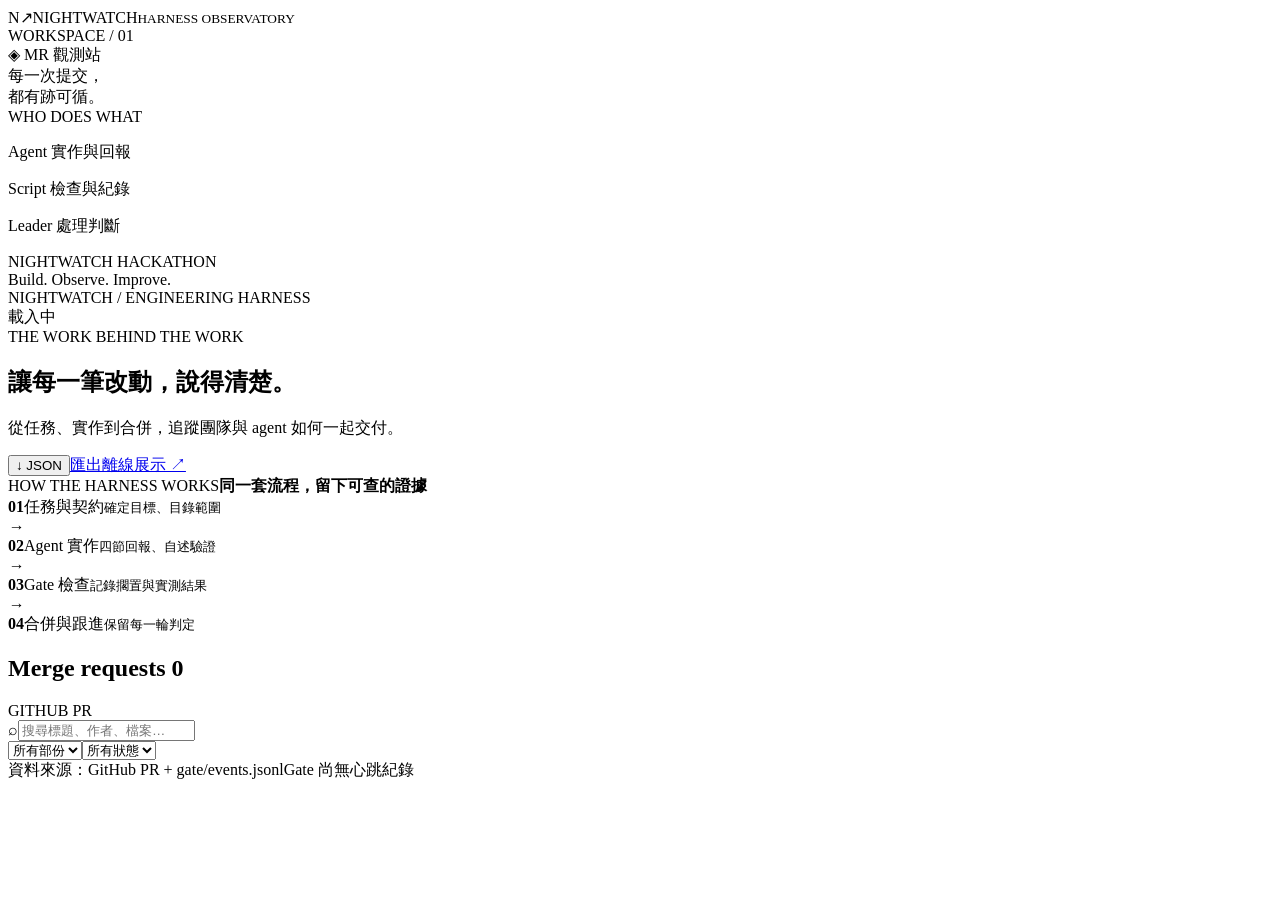
<file: gate/web/index.html>
<!doctype html>
<html lang="zh-Hant">
<head>
  <meta charset="utf-8">
  <meta name="viewport" content="width=device-width, initial-scale=1">
  <title>NightWatch · Harness Observatory</title>
  <style>/* STYLES */</style>
</head>
<body>
  <aside class="rail">
    <div class="brand"><span class="brand-icon">N<span>↗</span></span><span>NIGHTWATCH<small>HARNESS OBSERVATORY</small></span></div>
    <div class="rail-label">WORKSPACE / 01</div>
    <div class="nav-active"><span>◈</span> MR 觀測站 <span class="nav-dot"></span></div>
    <div class="rail-caption">每一次提交，<br>都有跡可循。</div>
    <div class="legend"><span class="rail-label">WHO DOES WHAT</span><p><i class="dot purple"></i>Agent 實作與回報</p><p><i class="dot green"></i>Script 檢查與紀錄</p><p><i class="dot amber"></i>Leader 處理判斷</p></div>
    <div class="rail-bottom">NIGHTWATCH HACKATHON<br><span>Build. Observe. Improve.</span></div>
  </aside>
  <main>
    <header><div class="breadcrumb">NIGHTWATCH <span>/</span> ENGINEERING HARNESS</div><div id="mode" class="mode">載入中</div></header>
    <section class="heading"><div><div class="eyebrow">THE WORK BEHIND THE WORK</div><h1>讓每一筆改動，說得清楚。</h1><p>從任務、實作到合併，追蹤團隊與 agent 如何一起交付。</p></div><div class="actions"><button id="download" class="button secondary">↓ JSON</button><a id="export" class="button" href="/export.html" download>匯出離線展示 ↗</a></div></section>
    <div class="source-row"><code id="repo"></code><span id="freshness"></span></div>
    <div id="automation-status" class="automation-status" hidden></div>
    <div id="alert" role="status" aria-live="polite" hidden></div>
    <section class="stats" id="stats" aria-label="MR 統計"></section>
    <section class="flow"><div class="flow-title"><span class="eyebrow">HOW THE HARNESS WORKS</span><strong>同一套流程，留下可查的證據</strong></div><div class="flow-steps"><div><b>01</b><span>任務與契約<small>確定目標、目錄範圍</small></span></div><em>→</em><div><b>02</b><span>Agent 實作<small>四節回報、自述驗證</small></span></div><em>→</em><div><b>03</b><span>Gate 檢查<small>記錄擱置與實測結果</small></span></div><em>→</em><div><b>04</b><span>合併與跟進<small>保留每一輪判定</small></span></div></div></section>
    <section class="workbench">
      <div class="inbox"><div class="section-title"><h2>Merge requests <span id="count">0</span></h2><span class="micro">GITHUB PR</span></div><label class="search"><span>⌕</span><input id="search" type="search" placeholder="搜尋標題、作者、檔案…" aria-label="搜尋 MR"></label><div class="filters"><select id="part" aria-label="依部份篩選"><option value="">所有部份</option><option>shop</option><option>control</option><option>console</option><option value="other">其他</option></select><select id="state" aria-label="依狀態篩選"><option value="">所有狀態</option><option value="OPEN">待合併</option><option value="MERGED">已合併</option><option value="CLOSED">已關閉</option></select></div><div id="list"></div></div>
      <article id="detail" aria-label="MR 詳細內容"></article>
    </section>
    <footer><span>資料來源：GitHub PR + gate/events.jsonl</span><span id="gate-health">Gate 尚無心跳紀錄</span></footer>
  </main>
  <script id="snapshot" type="application/json">__SNAPSHOT__</script>
  <script>const EXPORTED = __EXPORTED__; /* APP */</script>
</body>
</html>
</file>
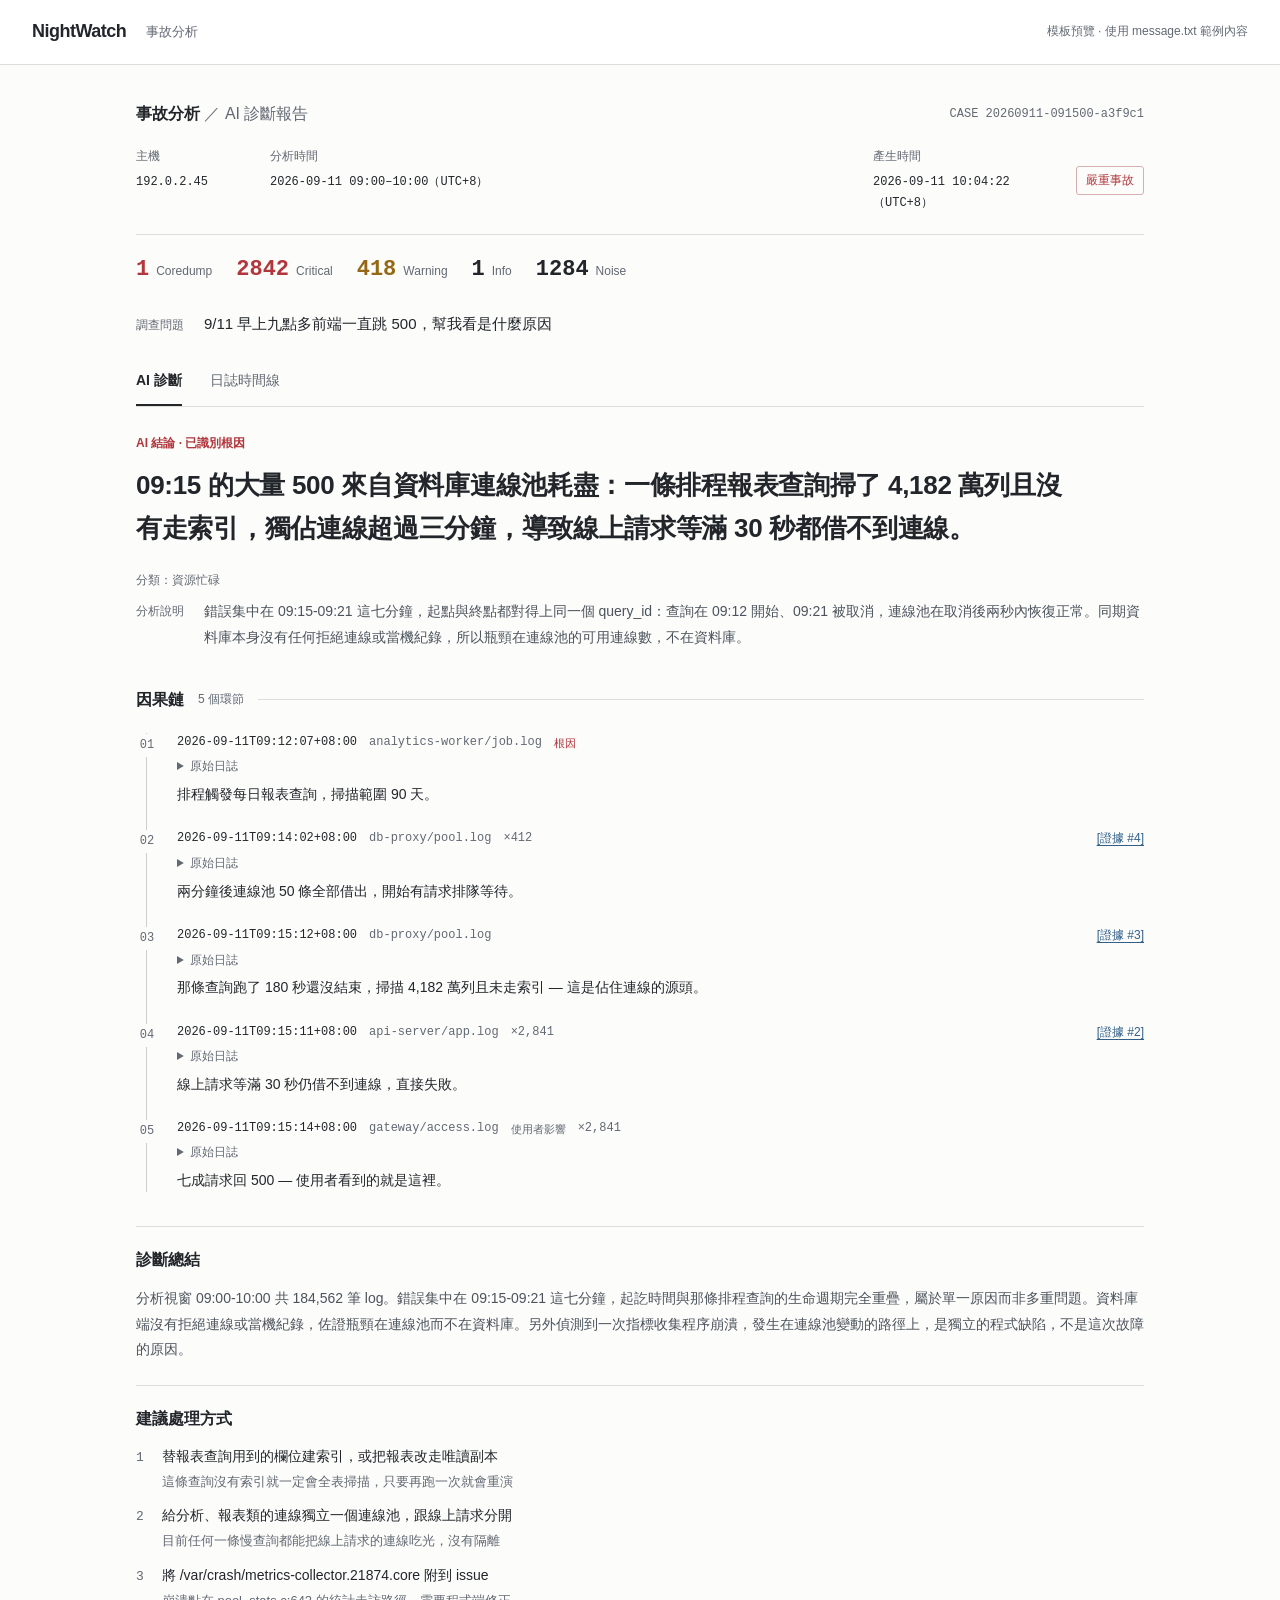
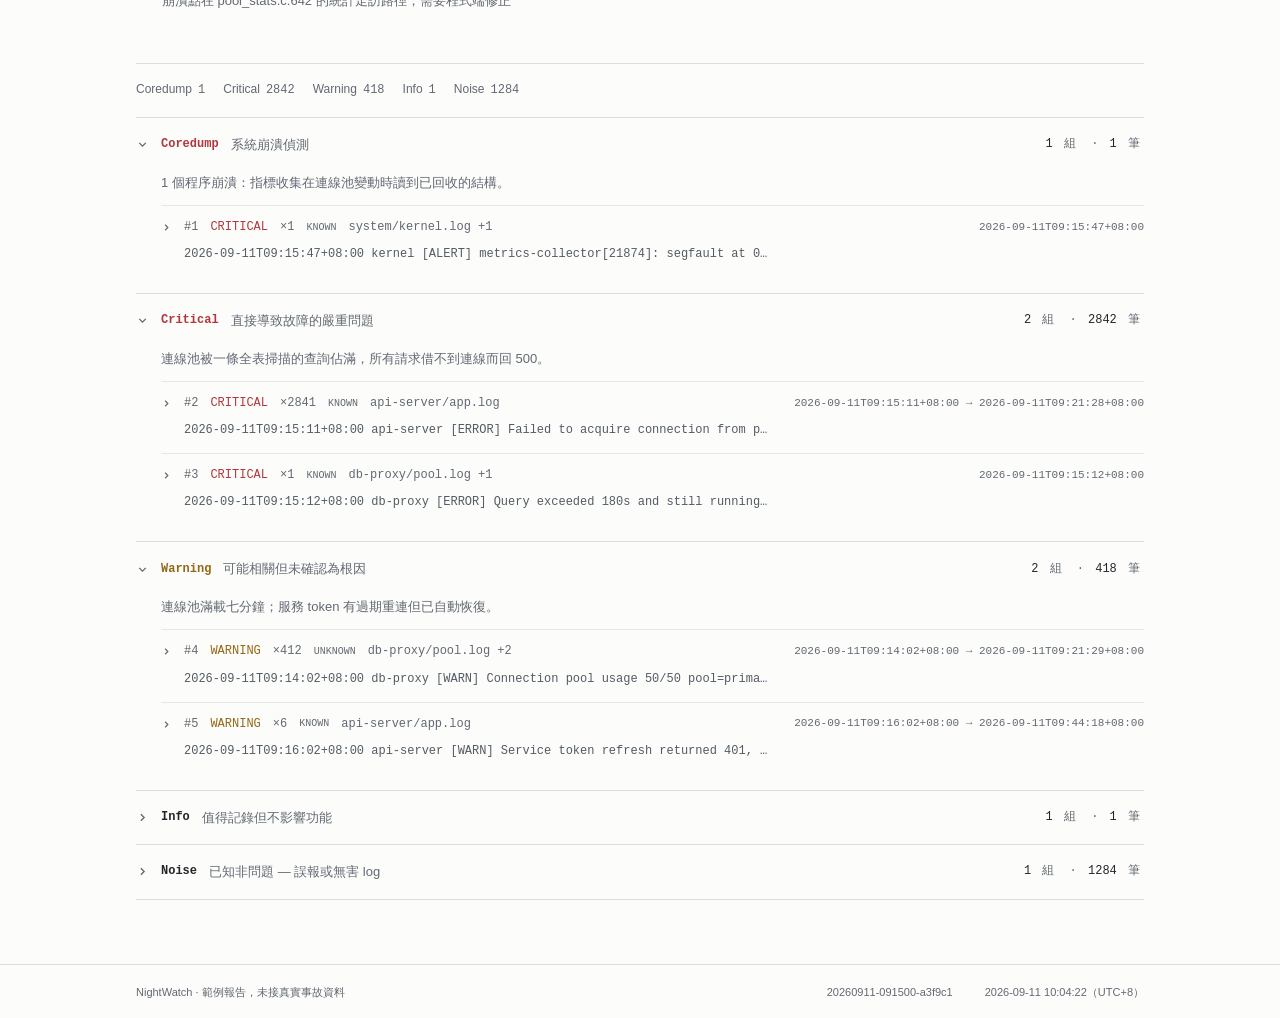
<file: console/src/incident-template.html>
<!doctype html>
<html lang="zh-Hant"><head><meta charset="utf-8"><meta name="viewport" content="width=device-width,initial-scale=1"><meta http-equiv="Content-Security-Policy" content="default-src 'none'; style-src 'unsafe-inline'; script-src 'unsafe-inline'; base-uri 'none'; form-action 'none'"><title>NightWatch · AI 事故報告預覽</title>
<style>
:root { color-scheme:light; --ink:#22262b; --muted:#626973; --line:#dddeda; --paper:#fcfcfa; --red:#b1373d; --amber:#946815; --blue:#315f88; --mono:ui-monospace,"SFMono-Regular",Consolas,monospace; }
* { box-sizing:border-box; }
body { margin:0; color:var(--ink); background:var(--paper); font:15px/1.65 -apple-system,BlinkMacSystemFont,"Segoe UI",sans-serif; }
a { color:var(--blue); text-underline-offset:3px; }
button,input,select { font:inherit; }
button,summary { cursor:pointer; }
a:focus-visible,button:focus-visible,summary:focus-visible,input:focus-visible,select:focus-visible { outline:2px solid var(--blue); outline-offset:4px; }
[hidden] { display:none!important; }
.app-bar { padding:17px 32px; border-bottom:1px solid var(--line); display:flex; gap:20px; align-items:center; font-size:13px; color:var(--muted); background:white; }
.app-bar strong { color:var(--ink); font-size:18px; letter-spacing:-.5px; }
.preview-note { margin-left:auto; font-size:12px; }
.page { max-width:1080px; margin:auto; padding:36px 36px 64px; }
.masthead { margin-bottom:20px; }
.masthead-top { display:flex; justify-content:space-between; gap:16px; align-items:center; margin-bottom:20px; }
.kicker { font-size:16px; font-weight:600; }
.kicker-dim { font-weight:400; color:var(--muted); }
.case-id { font:12px/1.5 var(--mono); color:var(--muted); }
.masthead-body { display:flex; align-items:center; gap:28px; padding-bottom:20px; border-bottom:1px solid var(--line); }
.meta-grid { display:grid; grid-template-columns:110px minmax(240px,1fr) 175px; gap:24px; flex:1; }
.meta-cell { display:flex; flex-direction:column; gap:5px; }
.meta-key { font-size:12px; color:var(--muted); }
.meta-val { font:12px/1.75 var(--mono); overflow-wrap:anywhere; }
.stamp { display:inline-block; border:1px solid #d7afb0; color:var(--red); padding:4px 9px; font-size:12px; white-space:nowrap; border-radius:3px; }
.ledger { display:flex; gap:24px; flex-wrap:wrap; margin:0 0 14px; }
.stat-box { display:flex; gap:7px; align-items:baseline; text-decoration:none; color:var(--ink); }
.stat-value { font:600 22px/1.4 var(--mono); }
.stat-name { color:var(--muted); font-size:12px; }
.stat-critical .stat-value,.stat-coredump .stat-value { color:var(--red); }
.stat-warning .stat-value { color:var(--amber); }
.stat-box:hover .stat-name { text-decoration:underline; }
.query-block { padding:12px 0 22px; display:flex; gap:20px; align-items:baseline; }
.query-label { font-size:12px; color:var(--muted); white-space:nowrap; }
.query-text { font-size:15px; }
.tab-bar { display:flex; border-bottom:1px solid var(--line); gap:28px; margin-bottom:27px; }
.tab-btn { border:0; border-bottom:2px solid transparent; padding:11px 0; background:none; color:var(--muted); font-size:14px; }
.tab-btn.active { color:var(--ink); border-bottom-color:var(--ink); font-weight:600; }
.tab-btn:hover { color:var(--ink); }
.tab-btn svg { display:none; }
.hero { margin-bottom:36px; }
.hero-kicker { font-size:12px; color:var(--red); font-weight:600; margin-bottom:11px; }
.hero-conclusion { font-size:26px; line-height:1.65; font-weight:600; letter-spacing:-.3px; margin:0; max-width:36em; }
.hero-support { margin-top:17px; }
.hero-category { display:inline-block; font-size:12px; color:var(--muted); margin-bottom:8px; }
.hero-category::before { content:'分類：'; }
.hero-reasoning { display:flex; gap:20px; }
.hero-reasoning-label { color:var(--muted); font-size:12px; flex-shrink:0; padding-top:3px; }
.hero-reasoning p { margin:0; font-size:14px; color:#4b535c; line-height:1.85; }
.section-label { display:flex; align-items:center; gap:14px; margin-bottom:20px; }
.section-label-text { font-size:16px; font-weight:600; }
.section-label-count { font-size:12px; color:var(--muted); }
.section-label-line { height:1px; flex:1; background:var(--line); }
.chain-rail { list-style:none; padding:0; margin:0 0 34px 10px; border-left:1px solid #cbd0cb; }
.chain-node { position:relative; padding:0 0 23px 30px; }
.chain-node:last-child { padding-bottom:0; }
.chain-marker { position:absolute; left:-11px; top:1px; width:22px; background:var(--paper); font:12px/23px var(--mono); text-align:center; color:var(--muted); }
.chain-head { display:flex; align-items:center; flex-wrap:wrap; column-gap:12px; row-gap:4px; }
.chain-ts { font:12px/1.6 var(--mono); }
.chain-src { font:12px/1.6 var(--mono); color:var(--muted); }
.chain-role { font-size:11px; color:var(--muted); }
.chain-role-root { color:var(--red); }
.chain-count { color:var(--muted); font:12px/1.6 var(--mono); }
.chain-evidence { margin-left:auto; font-size:12px; }
.chain-reason { margin:6px 0 0; font-size:14px; }
.chain-raw { margin-top:5px; }
.chain-raw summary { font-size:12px; color:var(--muted); }
.chain-log,.log-content { background:#f1f2ef; border:1px solid #e3e5df; padding:13px 15px; border-radius:3px; font:12px/1.8 var(--mono); white-space:pre-wrap; overflow-wrap:anywhere; margin:10px 0; }
.diagnosis-panels { margin:0 0 34px; }
.summary-panel,.recommendations-panel { border-top:1px solid var(--line); padding:20px 0 6px; }
.summary-panel h4,.recommendations-panel h4 { font-size:16px; font-weight:600; margin:0 0 12px; }
.summary-text { font-size:14px; color:#4b535c; line-height:1.85; }
.recommendations-panel { margin-top:16px; }
.rec-item { display:flex; gap:18px; margin:12px 0; }
.rec-num { font:13px/25px var(--mono); color:var(--muted); }
.rec-body { display:flex; flex-direction:column; gap:3px; }
.rec-action { font-size:14px; font-weight:500; }
.rec-reason { font-size:13px; color:var(--muted); }
.section-nav { display:flex; gap:18px; flex-wrap:wrap; padding:16px 0; border-top:1px solid var(--line); }
.nav-item { color:var(--muted); font-size:12px; text-decoration:none; }
.nav-item:hover { color:var(--ink); text-decoration:underline; }
.nav-count { margin-left:6px; font-family:var(--mono); }
.report-section { border-top:1px solid var(--line); }
.report-section:last-child { border-bottom:1px solid var(--line); }
.section-head { display:flex; align-items:center; gap:12px; padding:16px 0; list-style:none; }
.section-head::-webkit-details-marker,.log-entry-header::-webkit-details-marker { display:none; }
.section-chevron,.log-chevron { display:inline-flex; color:var(--muted); }
details:not([open])>.section-head .section-chevron,details:not([open])>.log-entry-header .log-chevron { transform:rotate(-90deg); }
.seal { font:12px/1.6 var(--mono); }
.section-seal { font-weight:600; }
[data-accent=error] .section-seal,.sev-critical { color:var(--red); }
[data-accent=warning] .section-seal,.sev-warning { color:var(--amber); }
.sev-info,.sev-noise { color:var(--muted); }
.section-sub { font-size:13px; color:var(--muted); }
.section-rule { flex:1; }
.section-stats { font:12px/1.6 var(--mono); white-space:nowrap; }
.stat-label,.stat-sep { color:var(--muted); margin:0 4px; }
.section-summary { color:var(--muted); font-size:13px; margin:0 0 12px 25px; }
.section-body { padding-bottom:16px; }
.log-entry { border-top:1px solid #e6e7e2; margin-left:25px; scroll-margin-top:20px; }
.log-entry:target { background:#eef2f5; }
.log-entry-header { display:flex; align-items:center; flex-wrap:wrap; gap:7px 12px; padding:12px 0; list-style:none; }
.entry-num,.log-count { font:12px/1.6 var(--mono); color:var(--muted); }
.match-badge { font:10px/1.6 var(--mono); color:var(--muted); }
.entry-event-id { display:none; }
.entry-src { font:12px/1.6 var(--mono); color:var(--muted); }
.log-preview { flex-basis:100%; order:2; margin-left:23px; font:12px/1.75 var(--mono); overflow-wrap:anywhere; color:#535b64; }
.log-time { margin-left:auto; font:11px/1.6 var(--mono); color:var(--muted); }
.log-entry-body { padding:0 0 16px 23px; }
.log-interpretation p { font-size:14px; margin:12px 0; }
.log-annotation { border-left:2px solid #d6dbd1; padding:1px 16px; margin:18px 0; }
.ann-header { font-size:12px; font-weight:600; }
.ann-text { font:12px/1.8 var(--mono); color:#535b64; }
.ann-interp { font-size:13px; }
.log-meta { display:flex; flex-wrap:wrap; gap:12px; color:var(--muted); font:11px/1.7 var(--mono); overflow-wrap:anywhere; }
.unannotated-tag { color:var(--muted); font-size:12px; }
.site-footer { border-top:1px solid var(--line); }
.footer-inner { max-width:1080px; margin:auto; padding:18px 36px; display:flex; justify-content:space-between; gap:20px; color:var(--muted); font-size:11px; }
.footer-meta { display:flex; gap:16px; }
.timeline-note { font-size:13px; color:var(--muted); margin:0 0 20px; }
.timeline-tools { display:flex; align-items:center; gap:18px; padding-bottom:20px; font-size:13px; flex-wrap:wrap; }
.timeline-tools label { display:flex; gap:10px; align-items:center; }
.timeline-tools input,.timeline-tools select { border:1px solid #cbd0c7; border-radius:3px; background:white; padding:7px 10px; color:var(--ink); font-size:13px; }
#tl-stats { margin-left:auto; color:var(--muted); font-size:12px; }
.timeline-entry { border-top:1px solid var(--line); padding:13px 0; }
.timeline-entry summary { font-size:14px; }
.timeline-entry time { font:12px/1.7 var(--mono); color:var(--muted); margin-right:18px; }
.timeline-entry .timeline-type { font-size:11px; margin-right:12px; }
.timeline-entry .log-detail { padding:4px 0 0 20px; }
.timeline-empty { color:var(--muted); padding:24px 0; }
@media(max-width:800px) {
 .page { padding:24px; }
 .meta-grid { grid-template-columns:100px 1fr; gap:14px; }
 .meta-cell:last-child { grid-column:1/-1; }
 .masthead-body { align-items:flex-start; }
 .hero-conclusion { font-size:23px; }
 .ledger { gap:18px; }
 .case-id { font-size:10px; }
 .hero-reasoning { display:block; }
 .hero-reasoning-label { display:block; margin-bottom:5px; }
 .section-sub { display:none; }
 .footer-meta { display:none; }
 .log-time { flex-basis:100%; margin-left:23px; }
}
@media(max-width:540px) {
 .app-bar { padding:12px 16px; gap:12px; flex-wrap:wrap; }
 .preview-note { flex-basis:100%; margin-left:0; }
 .page { padding:22px 16px; }
 .masthead-top { flex-direction:column; align-items:flex-start; gap:6px; }
 .masthead-body { flex-direction:column; gap:12px; }
 .meta-grid { width:100%; }
 .meta-cell:last-child { grid-column:1/-1; }
 .hero-conclusion { font-size:21px; }
 .chain-ts { flex-basis:100%; }
 .chain-evidence { margin-left:0; }
 .chain-node { padding-left:22px; }
 .query-block { gap:12px; }
 .ledger { gap:14px; }
 .stat-value { font-size:20px; }
 .section-stats { font-size:11px; }
 .log-entry { margin-left:10px; }
 .footer-inner { padding:16px; }
}
</style></head>
<body>
<div class="app-bar"><strong>NightWatch</strong><span>事故分析</span><span class="preview-note">模板預覽 · 使用 message.txt 範例內容</span></div>

<div class="page">

  <header class="masthead">
    <div class="masthead-top">
      <span class="kicker">事故分析 <span class="kicker-dim">／ AI 診斷報告</span></span>
      <span class="case-id">CASE 20260911-091500-a3f9c1</span>
    </div>
    <div class="masthead-body">
      <div class="meta-grid">
        <div class="meta-cell">
          <span class="meta-key">主機</span>
          <span class="meta-val"><span>192.0.2.45</span></span>
        </div>
        <div class="meta-cell">
          <span class="meta-key">分析時間</span>
          <span class="meta-val">2026-09-11 09:00–10:00（UTC+8）</span>
        </div>
        <div class="meta-cell">
          <span class="meta-key">產生時間</span>
          <span class="meta-val">2026-09-11 10:04:22（UTC+8）</span>
        </div>
      </div>
      <div class="masthead-stamp">
        <span class="stamp stamp--critical">嚴重事故</span>
      </div>
    </div>
  </header>

  <div class="ledger"><a class="stat-box stat-coredump" href="#section-coredump"><span class="stat-value">1</span><span class="stat-name">Coredump</span></a>
<a class="stat-box stat-critical" href="#section-critical"><span class="stat-value">2842</span><span class="stat-name">Critical</span></a>
<a class="stat-box stat-warning" href="#section-warning"><span class="stat-value">418</span><span class="stat-name">Warning</span></a>
<a class="stat-box stat-info" href="#section-info"><span class="stat-value">1</span><span class="stat-name">Info</span></a>
<a class="stat-box stat-noise" href="#section-noise"><span class="stat-value">1284</span><span class="stat-name">Noise</span></a></div>

  <div class="query-block"><span class="query-label">調查問題</span><span class="query-text">9/11 早上九點多前端一直跳 500，幫我看是什麼原因</span></div>

  <div class="tab-bar" role="tablist" aria-label="報告內容">
    <button class="tab-btn active" id="tab-diagnosis" role="tab" aria-controls="diagnosis-panel" aria-selected="true" data-tab="diagnosis">
      <svg viewBox="0 0 24 24" fill="none" stroke="currentColor" stroke-width="2"><path d="M22 12h-4l-3 9L9 3l-3 9H2"/></svg>
      AI 診斷
    </button>
    <button class="tab-btn" id="tab-timeline" role="tab" aria-controls="timeline-panel" aria-selected="false" tabindex="-1" data-tab="timeline">
      <svg viewBox="0 0 24 24" fill="none" stroke="currentColor" stroke-width="2"><circle cx="12" cy="12" r="10"/><polyline points="12 6 12 12 16 14"/></svg>
      日誌時間線
    </button>
  </div>

  <div class="view-panel view-diagnosis active" id="diagnosis-panel" role="tabpanel" aria-labelledby="tab-diagnosis">


        <section class="hero">
            <div class="hero-kicker">AI 結論 · 已識別根因</div>
            <h1 class="hero-conclusion">09:15 的大量 500 來自資料庫連線池耗盡：一條排程報表查詢掃了 4,182 萬列且沒有走索引，獨佔連線超過三分鐘，導致線上請求等滿 30 秒都借不到連線。</h1>
            <div class="hero-support"><span class="hero-category">資源忙碌</span><div class="hero-reasoning"><span class="hero-reasoning-label">分析說明</span><p>錯誤集中在 09:15-09:21 這七分鐘，起點與終點都對得上同一個 query_id：查詢在 09:12 開始、09:21 被取消，連線池在取消後兩秒內恢復正常。同期資料庫本身沒有任何拒絕連線或當機紀錄，所以瓶頸在連線池的可用連線數，不在資料庫。</p></div></div>
        </section>
    <div class="chain-section"><div class="section-label"><span class="section-label-text">因果鏈</span><span class="section-label-count">5 個環節</span><span class="section-label-line"></span></div><ol class="chain-rail"><li class="chain-node" style="--i: 0;">  <span class="chain-marker">01</span>  <div class="chain-head">    <span class="chain-ts">2026-09-11T09:12:07+08:00</span>    <span class="chain-src">analytics-worker/job.log</span>    <span class="chain-role chain-role-root">根因</span>          </div>  <details class="chain-raw"><summary>原始日誌</summary><pre class="chain-log">2026-09-11T09:12:07+08:00 analytics-worker [INFO] Start scheduled report query job=daily_summary table=orders range=90d</pre></details>  <p class="chain-reason">排程觸發每日報表查詢，掃描範圍 90 天。</p></li><li class="chain-node" style="--i: 1;">  <span class="chain-marker">02</span>  <div class="chain-head">    <span class="chain-ts">2026-09-11T09:14:02+08:00</span>    <span class="chain-src">db-proxy/pool.log</span>        <span class="chain-count">×412</span>    <a class="chain-evidence" href="#entry-4">[證據 #4]</a>  </div>  <details class="chain-raw"><summary>原始日誌</summary><pre class="chain-log">2026-09-11T09:14:02+08:00 db-proxy [WARN] Connection pool usage 50/50 pool=primary waiting=38 max_wait_ms=30000</pre></details>  <p class="chain-reason">兩分鐘後連線池 50 條全部借出，開始有請求排隊等待。</p></li><li class="chain-node" style="--i: 2;">  <span class="chain-marker">03</span>  <div class="chain-head">    <span class="chain-ts">2026-09-11T09:15:12+08:00</span>    <span class="chain-src">db-proxy/pool.log</span>            <a class="chain-evidence" href="#entry-3">[證據 #3]</a>  </div>  <details class="chain-raw"><summary>原始日誌</summary><pre class="chain-log">2026-09-11T09:15:12+08:00 db-proxy [ERROR] Query exceeded 180s and still running query_id=q-77412 rows_scanned=41827600 index=none</pre></details>  <p class="chain-reason">那條查詢跑了 180 秒還沒結束，掃描 4,182 萬列且未走索引 — 這是佔住連線的源頭。</p></li><li class="chain-node" style="--i: 3;">  <span class="chain-marker">04</span>  <div class="chain-head">    <span class="chain-ts">2026-09-11T09:15:11+08:00</span>    <span class="chain-src">api-server/app.log</span>        <span class="chain-count">×2,841</span>    <a class="chain-evidence" href="#entry-2">[證據 #2]</a>  </div>  <details class="chain-raw"><summary>原始日誌</summary><pre class="chain-log">2026-09-11T09:15:11+08:00 api-server [ERROR] Failed to acquire connection from pool after 30000ms pool=primary route=GET /v1/orders</pre></details>  <p class="chain-reason">線上請求等滿 30 秒仍借不到連線，直接失敗。</p></li><li class="chain-node" style="--i: 4;">  <span class="chain-marker">05</span>  <div class="chain-head">    <span class="chain-ts">2026-09-11T09:15:14+08:00</span>    <span class="chain-src">gateway/access.log</span>    <span class="chain-role chain-role-endpoint">使用者影響</span>    <span class="chain-count">×2,841</span>      </div>  <details class="chain-raw"><summary>原始日誌</summary><pre class="chain-log">2026-09-11T09:15:14+08:00 gateway [ERROR] Upstream returned 500 for 2841 requests in 60s upstream=api-server error_rate=0.71</pre></details>  <p class="chain-reason">七成請求回 500 — 使用者看到的就是這裡。</p></li></ol></div>
    <div class="diagnosis-panels">
            <div class="summary-panel">
                <h4>診斷總結</h4>
                <div class="summary-text">分析視窗 09:00-10:00 共 184,562 筆 log。錯誤集中在 09:15-09:21 這七分鐘，起訖時間與那條排程查詢的生命週期完全重疊，屬於單一原因而非多重問題。資料庫端沒有拒絕連線或當機紀錄，佐證瓶頸在連線池而不在資料庫。另外偵測到一次指標收集程序崩潰，發生在連線池變動的路徑上，是獨立的程式缺陷，不是這次故障的原因。</div>
            </div>
            <div class="recommendations-panel">
                <h4>建議處理方式</h4>
                <div class="rec-list">
                <div class="rec-item">
                    <span class="rec-num">1</span>
                    <div class="rec-body">
                        <span class="rec-action">替報表查詢用到的欄位建索引，或把報表改走唯讀副本</span>
                        <span class="rec-reason">這條查詢沒有索引就一定會全表掃描，只要再跑一次就會重演</span>
                    </div>
                </div>
                <div class="rec-item">
                    <span class="rec-num">2</span>
                    <div class="rec-body">
                        <span class="rec-action">給分析、報表類的連線獨立一個連線池，跟線上請求分開</span>
                        <span class="rec-reason">目前任何一條慢查詢都能把線上請求的連線吃光，沒有隔離</span>
                    </div>
                </div>
                <div class="rec-item">
                    <span class="rec-num">3</span>
                    <div class="rec-body">
                        <span class="rec-action">將 /var/crash/metrics-collector.21874.core 附到 issue</span>
                        <span class="rec-reason">崩潰點在 pool_stats.c:642 的統計走訪路徑，需要程式端修正</span>
                    </div>
                </div></div>
            </div></div>

    <nav class="section-nav"><a class="nav-item" data-accent="error" href="#section-coredump"><span class="nav-label">Coredump</span><span class="nav-count">1</span></a><a class="nav-item" data-accent="error" href="#section-critical"><span class="nav-label">Critical</span><span class="nav-count">2842</span></a><a class="nav-item" data-accent="warning" href="#section-warning"><span class="nav-label">Warning</span><span class="nav-count">418</span></a><a class="nav-item" data-accent="muted" href="#section-info"><span class="nav-label">Info</span><span class="nav-count">1</span></a><a class="nav-item" data-accent="muted" href="#section-noise"><span class="nav-label">Noise</span><span class="nav-count">1284</span></a></nav>

    <details class="report-section" data-accent="error" id="section-coredump" open>
        <summary class="section-head">
            <span class="section-chevron">
                <svg width="13" height="13" viewBox="0 0 24 24" fill="none" stroke="currentColor" stroke-width="2.5"><polyline points="6 9 12 15 18 9"/></svg>
            </span>
            <span class="seal section-seal">Coredump</span>
            <span class="section-sub">系統崩潰偵測</span>
            <span class="section-rule"></span>
            <span class="section-stats">
                <span class="stat-unique">1</span>
                <span class="stat-label">組</span>
                <span class="stat-sep">·</span>
                <span class="stat-total">1</span>
                <span class="stat-label">筆</span>
            </span>
        </summary>
        <div class="section-body">
            <p class="section-summary">1 個程序崩潰：指標收集在連線池變動時讀到已回收的結構。</p>
            <div class="log-entries">

        <details class="log-entry" id="entry-1" style="--delay:0.00s">
            <summary class="log-entry-header">
                <span class="log-chevron">
                    <svg width="11" height="11" viewBox="0 0 24 24" fill="none" stroke="currentColor" stroke-width="2.5"><polyline points="6 9 12 15 18 9"/></svg>
                </span>
                <span class="entry-num">#1</span>
                <span class="seal seal-sm sev-critical">CRITICAL</span>
                <span class="log-count">×1</span>
                <span class="match-badge match-known">KNOWN</span> <span class="entry-event-id">metrics-collector/src/stats/pool_stats.c:642</span>
                <span class="entry-src">system/kernel.log +1</span>
                <span class="log-preview">2026-09-11T09:15:47+08:00 kernel [ALERT] metrics-collector[21874]: segfault at 0…</span>
                <span class="log-time">2026-09-11T09:15:47+08:00</span>
            </summary>
            <div class="log-entry-body">

        <div class="log-detail">
            <pre class="log-content">2026-09-11T09:15:47+08:00 kernel [ALERT] metrics-collector[21874]: segfault at 0000000000000018 ip 00007f2a91c4b3e1 sp 00007ffd2c1a9870 error 4 in libstats.so.1.0
  core dumped to /var/crash/metrics-collector.21874.core</pre>
            <div class="log-interpretation">
                <span class="interp-rule"></span>
                <p>連線池被塞爆的同時，指標收集程序在讀取連線統計時存取到已經被回收的結構，程序直接被 signal 11 打掉。</p>
            </div>
            <div class="log-annotation">
                <div class="ann-header">研發註解</div>
                <p class="ann-text">Means: the stats sweep walks the connection list without holding the pool lock, so an entry freed mid-walk is read after release. Next: grep the log for &#39;pool resize&#39; near this timestamp and check whether a resize overlapped the stats interval.</p>
                <p class="ann-interp">這次的 log 就是這個情況：連線池在同一秒內被調整大小，剛好撞上 10 秒一次的指標收集。</p>
            </div>
            <div class="log-meta">
                <span class="meta-sources">system/kernel.log, metrics-collector/collector.log</span>
                <span class="file-loc">metrics-collector/src/stats/pool_stats.c:642</span>
            </div>
        </div>
            </div>
        </details>
            </div>
        </div>
    </details>

    <details class="report-section" data-accent="error" id="section-critical" open>
        <summary class="section-head">
            <span class="section-chevron">
                <svg width="13" height="13" viewBox="0 0 24 24" fill="none" stroke="currentColor" stroke-width="2.5"><polyline points="6 9 12 15 18 9"/></svg>
            </span>
            <span class="seal section-seal">Critical</span>
            <span class="section-sub">直接導致故障的嚴重問題</span>
            <span class="section-rule"></span>
            <span class="section-stats">
                <span class="stat-unique">2</span>
                <span class="stat-label">組</span>
                <span class="stat-sep">·</span>
                <span class="stat-total">2842</span>
                <span class="stat-label">筆</span>
            </span>
        </summary>
        <div class="section-body">
            <p class="section-summary">連線池被一條全表掃描的查詢佔滿，所有請求借不到連線而回 500。</p>
            <div class="log-entries">

        <details class="log-entry" id="entry-2" style="--delay:0.00s">
            <summary class="log-entry-header">
                <span class="log-chevron">
                    <svg width="11" height="11" viewBox="0 0 24 24" fill="none" stroke="currentColor" stroke-width="2.5"><polyline points="6 9 12 15 18 9"/></svg>
                </span>
                <span class="entry-num">#2</span>
                <span class="seal seal-sm sev-critical">CRITICAL</span>
                <span class="log-count">×2841</span>
                <span class="match-badge match-known">KNOWN</span> <span class="entry-event-id">api-server/src/db/pool.go:311</span>
                <span class="entry-src">api-server/app.log</span>
                <span class="log-preview">2026-09-11T09:15:11+08:00 api-server [ERROR] Failed to acquire connection from p…</span>
                <span class="log-time">2026-09-11T09:15:11+08:00 → 2026-09-11T09:21:28+08:00</span>
            </summary>
            <div class="log-entry-body">

        <div class="log-detail">
            <pre class="log-content">2026-09-11T09:15:11+08:00 api-server [ERROR] Failed to acquire connection from pool after 30000ms pool=primary route=GET /v1/orders</pre>
            <div class="log-interpretation">
                <span class="interp-rule"></span>
                <p>每一個進來的請求都要先跟連線池借一條資料庫連線，等滿 30 秒都借不到就直接放棄 — 這就是使用者看到的 500。</p>
            </div>
            <div class="log-annotation">
                <div class="ann-header">研發註解</div>
                <p class="ann-text">Means: the pool is exhausted, not the database — connections are held open by something upstream rather than refused. Next: grep the log for &#39;pool usage&#39; and for any query line reporting a duration above the pool&#39;s max wait.</p>
                <p class="ann-interp">照 annotation 指的方向往前查，確實先出現連線池滿載(證據 #4)，再往前是那條跑了 180 秒還沒結束的查詢 (證據 #3)。</p>
            </div>
            <div class="log-meta">
                <span class="meta-sources">api-server/app.log</span>
                <span class="file-loc">api-server/src/db/pool.go:311</span>
            </div>
        </div>
            </div>
        </details>

        <details class="log-entry" id="entry-3" style="--delay:0.03s">
            <summary class="log-entry-header">
                <span class="log-chevron">
                    <svg width="11" height="11" viewBox="0 0 24 24" fill="none" stroke="currentColor" stroke-width="2.5"><polyline points="6 9 12 15 18 9"/></svg>
                </span>
                <span class="entry-num">#3</span>
                <span class="seal seal-sm sev-critical">CRITICAL</span>
                <span class="log-count">×1</span>
                <span class="match-badge match-known">KNOWN</span> <span class="entry-event-id">db-proxy/src/query/executor.go:358</span>
                <span class="entry-src">db-proxy/pool.log +1</span>
                <span class="log-preview">2026-09-11T09:15:12+08:00 db-proxy [ERROR] Query exceeded 180s and still running…</span>
                <span class="log-time">2026-09-11T09:15:12+08:00</span>
            </summary>
            <div class="log-entry-body">

        <div class="log-detail">
            <pre class="log-content">2026-09-11T09:15:12+08:00 db-proxy [ERROR] Query exceeded 180s and still running query_id=q-77412 rows_scanned=41827600 index=none</pre>
            <div class="log-interpretation">
                <span class="interp-rule"></span>
                <p>排程報表的查詢掃了 4,182 萬列而且沒有走索引，一條查詢就把連線佔住超過三分鐘。</p>
            </div>
            <div class="log-annotation">
                <div class="ann-header">研發註解</div>
                <p class="ann-text">Means: index=none on a table this size means a full scan — the query will hold its connection until it finishes or is cancelled. Next: grep the log for the same query_id to find when it started and whether it ever reported completion.</p>
                <p class="ann-interp">同一個 query_id 從 09:12 開始，直到 09:21 被取消才結束。</p>
            </div>
            <div class="log-meta">
                <span class="meta-sources">db-proxy/pool.log, analytics-worker/job.log</span>
                <span class="file-loc">db-proxy/src/query/executor.go:358</span>
            </div>
        </div>
            </div>
        </details>
            </div>
        </div>
    </details>

    <details class="report-section" data-accent="warning" id="section-warning" open>
        <summary class="section-head">
            <span class="section-chevron">
                <svg width="13" height="13" viewBox="0 0 24 24" fill="none" stroke="currentColor" stroke-width="2.5"><polyline points="6 9 12 15 18 9"/></svg>
            </span>
            <span class="seal section-seal">Warning</span>
            <span class="section-sub">可能相關但未確認為根因</span>
            <span class="section-rule"></span>
            <span class="section-stats">
                <span class="stat-unique">2</span>
                <span class="stat-label">組</span>
                <span class="stat-sep">·</span>
                <span class="stat-total">418</span>
                <span class="stat-label">筆</span>
            </span>
        </summary>
        <div class="section-body">
            <p class="section-summary">連線池滿載七分鐘；服務 token 有過期重連但已自動恢復。</p>
            <div class="log-entries">

        <details class="log-entry" id="entry-4" style="--delay:0.00s">
            <summary class="log-entry-header">
                <span class="log-chevron">
                    <svg width="11" height="11" viewBox="0 0 24 24" fill="none" stroke="currentColor" stroke-width="2.5"><polyline points="6 9 12 15 18 9"/></svg>
                </span>
                <span class="entry-num">#4</span>
                <span class="seal seal-sm sev-warning">WARNING</span>
                <span class="log-count">×412</span>
                <span class="match-badge match-unknown">UNKNOWN</span>
                <span class="entry-src">db-proxy/pool.log +2</span>
                <span class="log-preview">2026-09-11T09:14:02+08:00 db-proxy [WARN] Connection pool usage 50/50 pool=prima…</span>
                <span class="log-time">2026-09-11T09:14:02+08:00 → 2026-09-11T09:21:29+08:00</span>
            </summary>
            <div class="log-entry-body">

        <div class="log-detail">
            <pre class="log-content">2026-09-11T09:14:02+08:00 db-proxy [WARN] Connection pool usage 50/50 pool=primary waiting=38 max_wait_ms=30000</pre>
            <div class="unannotated-tag">尚無研發註解</div>

            <div class="log-interpretation">
                <span class="interp-rule"></span>
                <p>連線池 50 條全部借出、還有 38 個請求在排隊，整整七分鐘都維持在滿載，中間沒有回到正常過。</p>
            </div>
        </div>
            </div>
        </details>

        <details class="log-entry" id="entry-5" style="--delay:0.03s">
            <summary class="log-entry-header">
                <span class="log-chevron">
                    <svg width="11" height="11" viewBox="0 0 24 24" fill="none" stroke="currentColor" stroke-width="2.5"><polyline points="6 9 12 15 18 9"/></svg>
                </span>
                <span class="entry-num">#5</span>
                <span class="seal seal-sm sev-warning">WARNING</span>
                <span class="log-count">×6</span>
                <span class="match-badge match-known">KNOWN</span> <span class="entry-event-id">api-server/src/auth/session.go:207</span>
                <span class="entry-src">api-server/app.log</span>
                <span class="log-preview">2026-09-11T09:16:02+08:00 api-server [WARN] Service token refresh returned 401, …</span>
                <span class="log-time">2026-09-11T09:16:02+08:00 → 2026-09-11T09:44:18+08:00</span>
            </summary>
            <div class="log-entry-body">

        <div class="log-detail">
            <pre class="log-content">2026-09-11T09:16:02+08:00 api-server [WARN] Service token refresh returned 401, re-authenticating host=auth.example.com attempt=1</pre>
            <div class="log-interpretation">
                <span class="interp-rule"></span>
                <p>服務之間用的 token 過期後自動重新認證成功，本身不是失敗，但容易被誤認成這次故障的原因。</p>
            </div>
            <div class="log-annotation">
                <div class="ann-header">研發註解</div>
                <p class="ann-text">Means: a 401 here is normal token rotation and self-heals; it only matters if the retry also fails. Next: grep the log for &#39;re-authenticating&#39; and confirm a matching &#39;session established&#39; line follows each one.</p>
                <p class="ann-interp">六次 401 後面都有對應的重新建立連線成功，可以排除認證問題。</p>
            </div>
            <div class="log-meta">
                <span class="meta-sources">api-server/app.log</span>
                <span class="file-loc">api-server/src/auth/session.go:207</span>
            </div>
        </div>
            </div>
        </details>
            </div>
        </div>
    </details>

    <details class="report-section" data-accent="muted" id="section-info">
        <summary class="section-head">
            <span class="section-chevron">
                <svg width="13" height="13" viewBox="0 0 24 24" fill="none" stroke="currentColor" stroke-width="2.5"><polyline points="6 9 12 15 18 9"/></svg>
            </span>
            <span class="seal section-seal">Info</span>
            <span class="section-sub">值得記錄但不影響功能</span>
            <span class="section-rule"></span>
            <span class="section-stats">
                <span class="stat-unique">1</span>
                <span class="stat-label">組</span>
                <span class="stat-sep">·</span>
                <span class="stat-total">1</span>
                <span class="stat-label">筆</span>
            </span>
        </summary>
        <div class="section-body">
            <p class="section-summary">查詢取消後連線池立即恢復，無連線洩漏。</p>
            <div class="log-entries">

        <details class="log-entry" id="entry-6" style="--delay:0.00s">
            <summary class="log-entry-header">
                <span class="log-chevron">
                    <svg width="11" height="11" viewBox="0 0 24 24" fill="none" stroke="currentColor" stroke-width="2.5"><polyline points="6 9 12 15 18 9"/></svg>
                </span>
                <span class="entry-num">#6</span>
                <span class="seal seal-sm sev-info">INFO</span>
                <span class="log-count">×1</span>
                <span class="match-badge match-known">KNOWN</span> <span class="entry-event-id">db-proxy/src/pool/manager.go:512</span>
                <span class="entry-src">db-proxy/pool.log</span>
                <span class="log-preview">2026-09-11T09:21:30+08:00 db-proxy [INFO] Connection pool recovered 6/50 pool=pr…</span>
                <span class="log-time">2026-09-11T09:21:30+08:00</span>
            </summary>
            <div class="log-entry-body">

        <div class="log-detail">
            <pre class="log-content">2026-09-11T09:21:30+08:00 db-proxy [INFO] Connection pool recovered 6/50 pool=primary after query_id=q-77412 was cancelled</pre>
            <div class="unannotated-tag">尚無研發註解</div>

            <div class="log-interpretation">
                <span class="interp-rule"></span>
                <p>那條查詢被取消之後，連線池兩秒內就降到 6/50，代表故障範圍就是這條查詢，沒有其他連線洩漏。</p>
            </div>
        </div>
            </div>
        </details>
            </div>
        </div>
    </details>

    <details class="report-section" data-accent="muted" id="section-noise">
        <summary class="section-head">
            <span class="section-chevron">
                <svg width="13" height="13" viewBox="0 0 24 24" fill="none" stroke="currentColor" stroke-width="2.5"><polyline points="6 9 12 15 18 9"/></svg>
            </span>
            <span class="seal section-seal">Noise</span>
            <span class="section-sub">已知非問題 — 誤報或無害 log</span>
            <span class="section-rule"></span>
            <span class="section-stats">
                <span class="stat-unique">1</span>
                <span class="stat-label">組</span>
                <span class="stat-sep">·</span>
                <span class="stat-total">1284</span>
                <span class="stat-label">筆</span>
            </span>
        </summary>
        <div class="section-body">
            <p class="section-summary">已知無害的健康檢查警告。</p>
            <div class="log-entries">

        <details class="log-entry" id="entry-7" style="--delay:0.00s">
            <summary class="log-entry-header">
                <span class="log-chevron">
                    <svg width="11" height="11" viewBox="0 0 24 24" fill="none" stroke="currentColor" stroke-width="2.5"><polyline points="6 9 12 15 18 9"/></svg>
                </span>
                <span class="entry-num">#7</span>
                <span class="seal seal-sm sev-noise">NOISE</span>
                <span class="log-count">×1284</span>
                <span class="match-badge match-unknown">UNKNOWN</span>
                <span class="entry-src">system/monitor.log</span>
                <span class="log-preview">2026-09-11T09:00:01+08:00 health-monitor [WARN] Probe endpoint /debug/vars retur…</span>
                <span class="log-time">2026-09-11T09:00:01+08:00 → 2026-09-11T09:59:58+08:00</span>
            </summary>
            <div class="log-entry-body">

        <div class="log-detail">
            <pre class="log-content">2026-09-11T09:00:01+08:00 health-monitor [WARN] Probe endpoint /debug/vars returned 404, skipped</pre>
            <div class="unannotated-tag">尚無研發註解</div>

            <div class="log-interpretation">
                <span class="interp-rule"></span>
                <p>健康檢查探測一個不存在的端點所產生的例行警告，與這次故障無關。</p>
            </div>
        </div>
            </div>
        </details>
            </div>
        </div>
    </details>
  </div>

  <div class="view-panel view-timeline" id="timeline-panel" role="tabpanel" aria-labelledby="tab-timeline" hidden>
    <p class="timeline-note">以下為模板提供的日誌分組，依首次出現時間排序；不是完整原始日誌串流。</p>
<div class="timeline-tools"><label>搜尋日誌 <input type="search" id="log-search" placeholder="關鍵字或來源"></label><label>分類 <select id="log-filter"><option value="all">全部</option><option value="coredump">Coredump</option><option value="critical">Critical</option><option value="warning">Warning</option><option value="info">Info</option><option value="noise">Noise</option></select></label><span id="tl-stats" role="status"></span></div>
    <div id="tl-entries"></div>
    <div class="tl-loading" id="tl-loading" style="display:none">
      <div class="tl-spinner"></div>
      <span>Loading logs…</span>
    </div>
    <div class="tl-sentinel" id="tl-sentinel"></div>
  </div>
</div>

<footer class="site-footer">
  <div class="footer-inner">
    <div class="footer-brand">NightWatch · 範例報告，未接真實事故資料</div>
    <div class="footer-meta">
      <span>20260911-091500-a3f9c1</span>
      <span class="footer-dot"></span>
      <span>2026-09-11 10:04:22（UTC+8）</span>
    </div>
  </div>
</footer>


<script>
// This preview renders only the content supplied in message.txt. No API calls.
const tabs=Array.from(document.querySelectorAll('[role=tab]'));
function showTab(name,focus=false){
  for(const tab of tabs){
    const active=tab.dataset.tab===name;
    tab.classList.toggle('active',active);
    tab.setAttribute('aria-selected',String(active));
    tab.tabIndex=active?0:-1;
    document.getElementById(tab.getAttribute('aria-controls')).hidden=!active;
    if(active&&focus)tab.focus();
  }
}
tabs.forEach((tab,index)=>{
  tab.addEventListener('click',()=>showTab(tab.dataset.tab));
  tab.addEventListener('keydown',event=>{
    if(!['ArrowLeft','ArrowRight','Home','End'].includes(event.key))return;
    event.preventDefault();
    const next=event.key==='Home'?0:event.key==='End'?tabs.length-1:(index+(event.key==='ArrowRight'?1:-1)+tabs.length)%tabs.length;
    showTab(tabs[next].dataset.tab,true);
  });
});
function revealEvidence(hash){
  let id;
  try{id=decodeURIComponent(hash.slice(1));}catch{return;}
  const target=document.getElementById(id);
  if(!target||!target.closest('#diagnosis-panel'))return;
  showTab('diagnosis');
  let element=target;
  while(element){if(element.tagName==='DETAILS')element.open=true;element=element.parentElement;}
  target.scrollIntoView({block:'start',behavior:'auto'});
}
document.querySelectorAll('a[href^="#"]').forEach(link=>link.addEventListener('click',event=>{
  event.preventDefault();
  const hash=link.getAttribute('href');
  history.replaceState(null,'',hash);
  revealEvidence(hash);
}));
window.addEventListener('hashchange',()=>revealEvidence(location.hash));
const entries=Array.from(document.querySelectorAll('.log-entry')).map(entry=>({
  id:entry.id,
  group:entry.closest('.report-section').id.replace('section-',''),
  first:entry.querySelector('.log-time').textContent.trim().split(' → ')[0],
  source:entry.querySelector('.entry-src').textContent.trim(),
  count:entry.querySelector('.log-count').textContent.trim(),
  content:entry.querySelector('.log-detail'),
  text:entry.textContent.toLowerCase()
})).sort((a,b)=>Date.parse(a.first)-Date.parse(b.first));
const labels={coredump:'Coredump',critical:'Critical',warning:'Warning',info:'Info',noise:'Noise'};
function renderTimeline(){
  const search=document.getElementById('log-search').value.trim().toLowerCase();
  const filter=document.getElementById('log-filter').value;
  const visible=entries.filter(entry=>(filter==='all'||entry.group===filter)&&(!search||entry.text.includes(search)));
  const container=document.getElementById('tl-entries');
  container.replaceChildren();
  document.getElementById('tl-stats').textContent=`${visible.length} / ${entries.length} 組日誌`;
  for(const entry of visible){
    const details=document.createElement('details');details.className='timeline-entry';
    const summary=document.createElement('summary');
    const time=document.createElement('time');time.dateTime=entry.first;time.textContent=entry.first;
    const type=document.createElement('span');type.className='timeline-type';type.textContent=labels[entry.group];
    summary.append(time,type,document.createTextNode(entry.source+'　'+entry.count));
    details.append(summary,entry.content.cloneNode(true));container.append(details);
  }
  if(!visible.length){const empty=document.createElement('p');empty.className='timeline-empty';empty.textContent='沒有符合條件的日誌。';container.append(empty);}
}
document.getElementById('log-search').addEventListener('input',renderTimeline);
document.getElementById('log-filter').addEventListener('change',renderTimeline);
renderTimeline();
if(location.hash)revealEvidence(location.hash);
</script>
</body></html>
</file>
